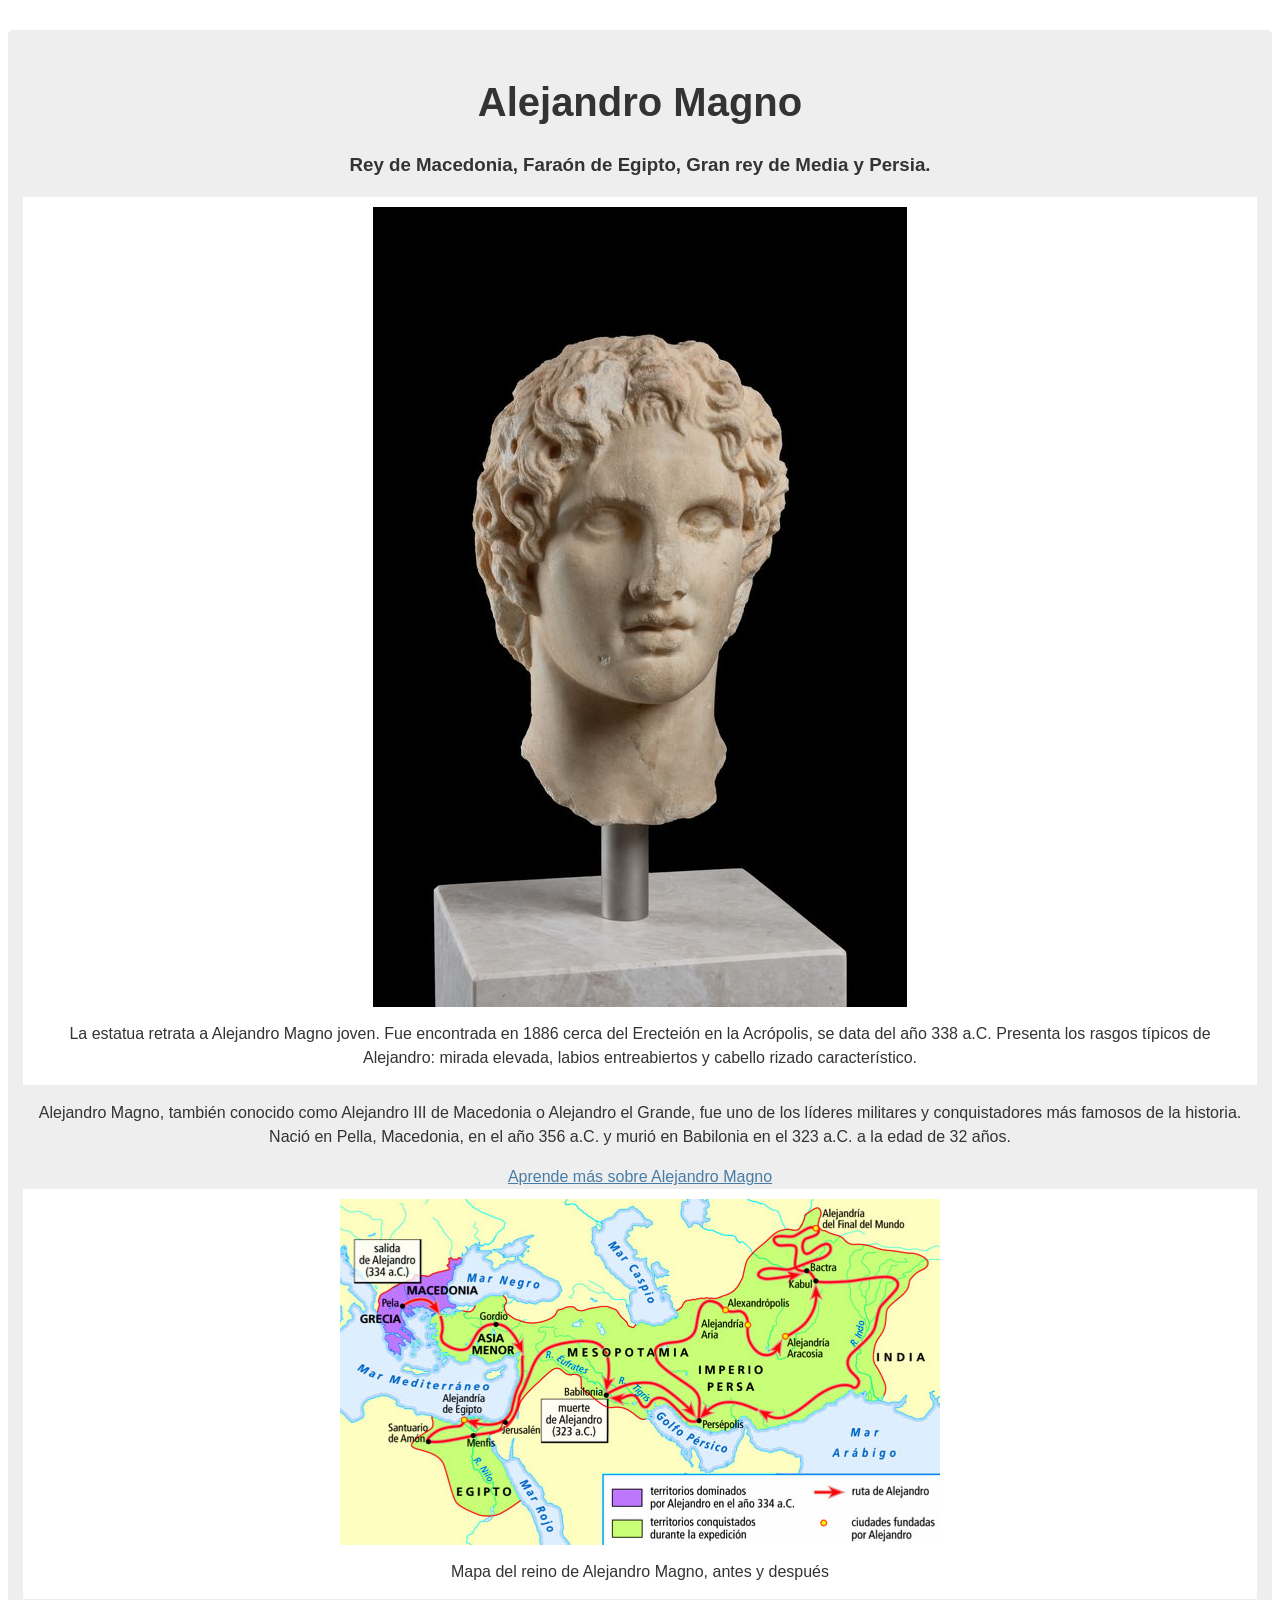
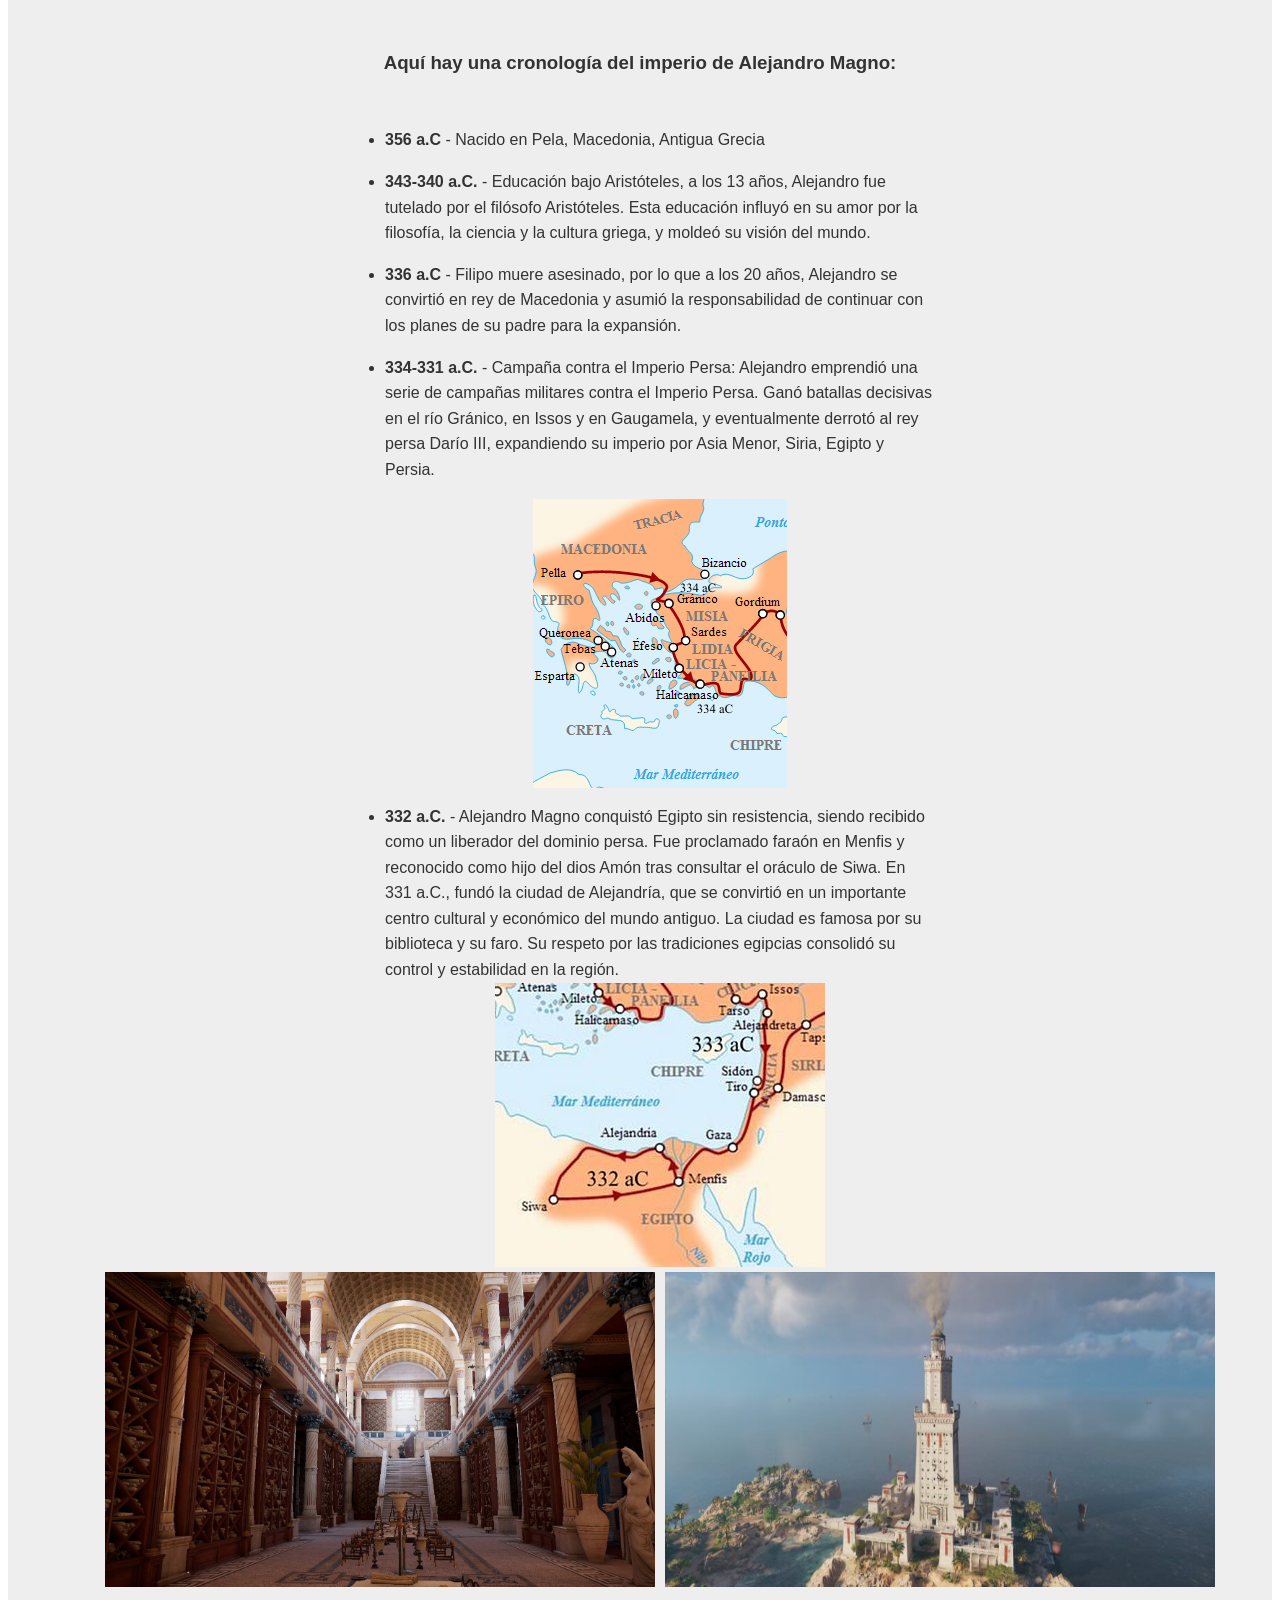
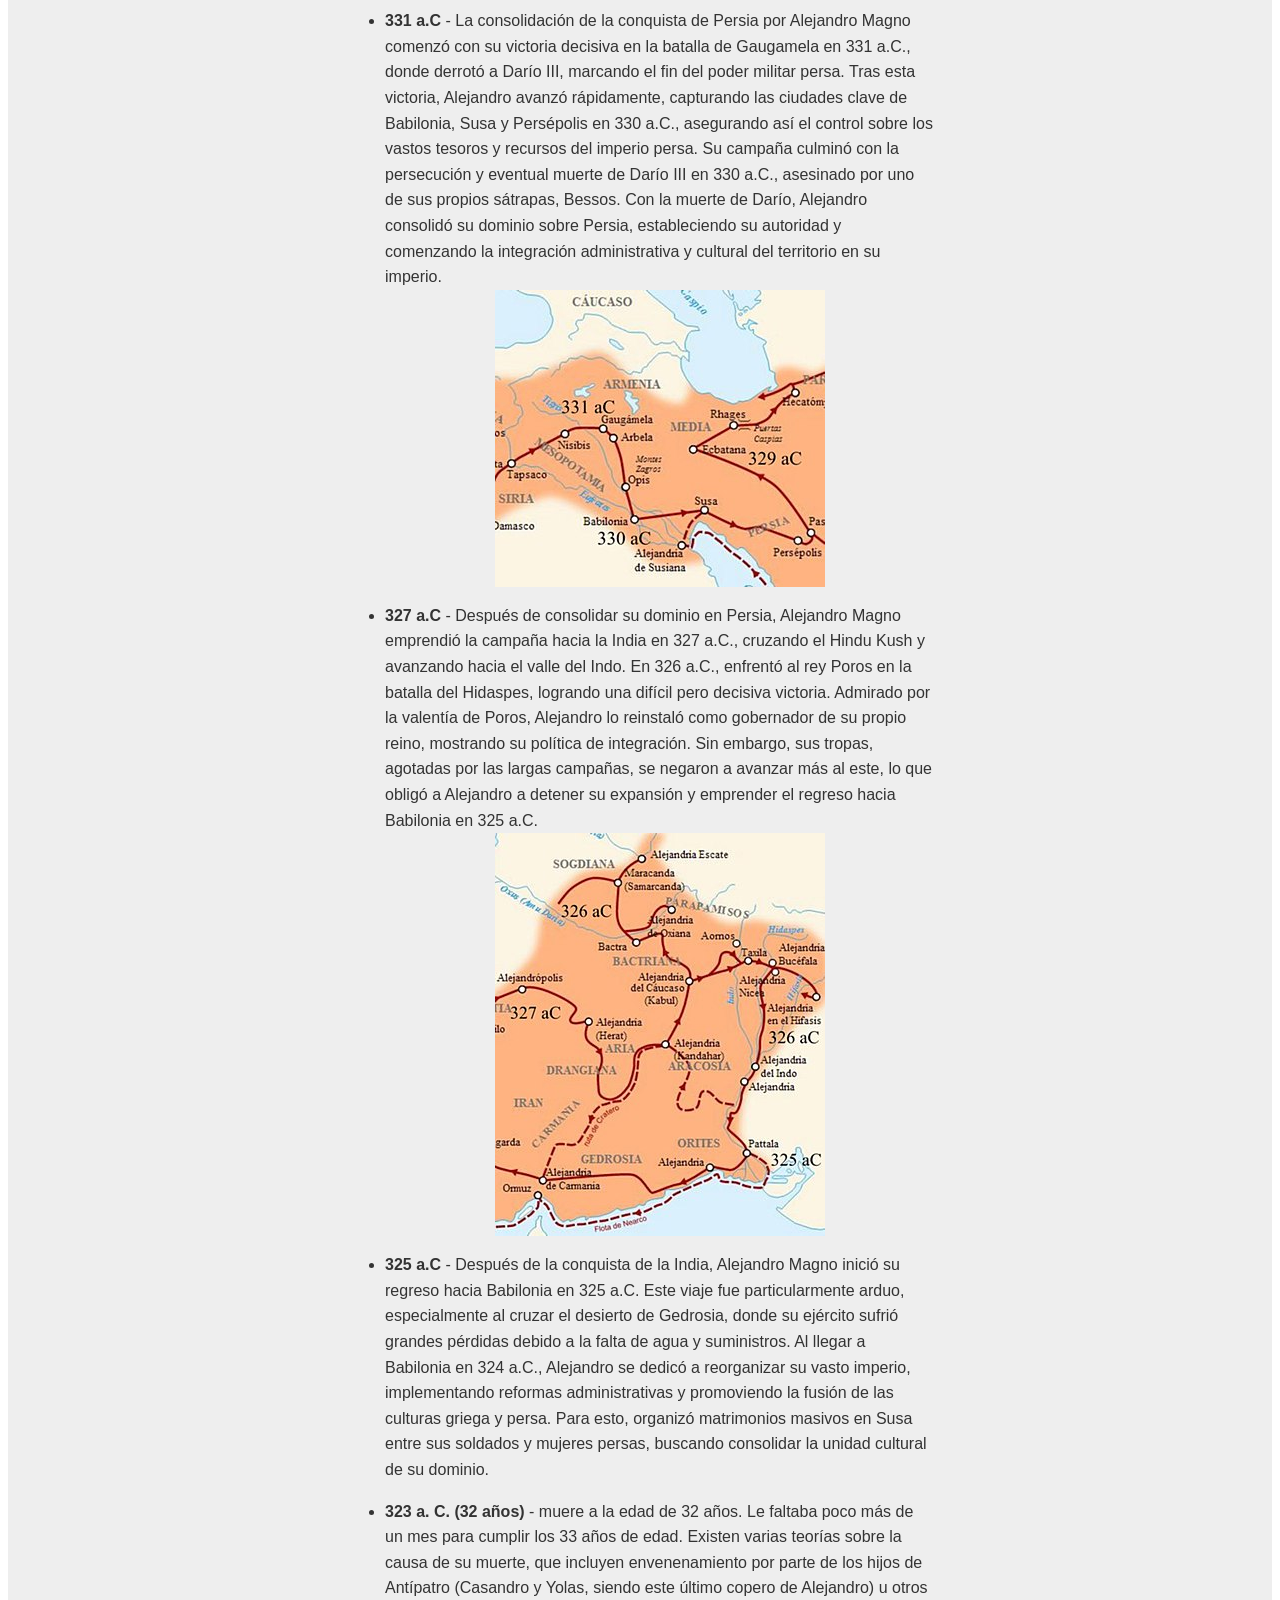
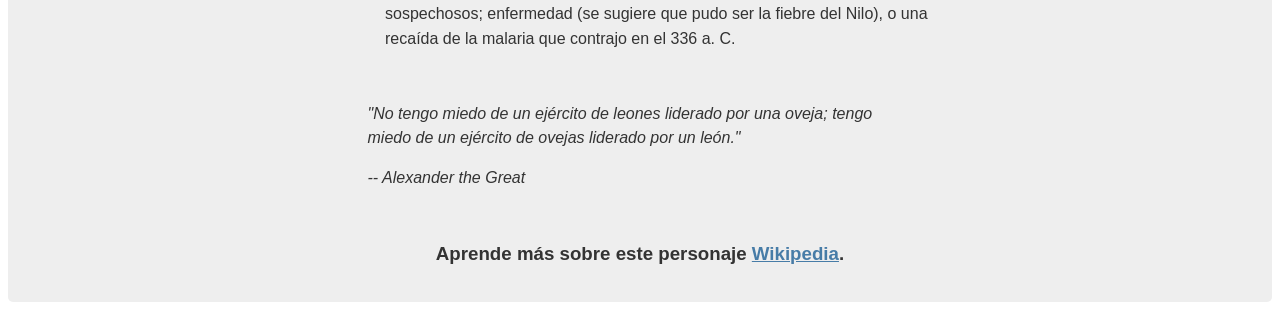
<file: alejandro_magno/index.html>
<!DOCTYPE html>
<html lang="es">
<head>
    <meta charset="UTF-8">
    <meta name="viewport" content="width=device-width, initial-scale=1.0">
    <title>Alejandro Magno</title>
    <link rel="stylesheet" href="styles.css">
</head>
<body>
    <main id="main">
        <h1>Alejandro Magno</h1>
        <h3>Rey de Macedonia, Faraón de Egipto, Gran rey de Media y Persia.</h3>
        <figure id="img-div">
            <img id="image" src="Image/busto.jpg" alt="Alejandro Magno">
            <figcaption id="img-caption">La estatua retrata a Alejandro Magno joven. Fue encontrada en 1886 cerca del Erecteión en la Acrópolis, se data del año 338 a.C. Presenta los rasgos típicos de Alejandro: mirada elevada, labios entreabiertos y cabello rizado característico.</figcaption>
        </figure>
        <div id="tribute-info">
            <p>Alejandro Magno, también conocido como Alejandro III de Macedonia o Alejandro el Grande, fue uno de los líderes militares y conquistadores más famosos de la historia. Nació en Pella, Macedonia, en el año 356 a.C. y murió en Babilonia en el 323 a.C. a la edad de 32 años.</p>
            <a id="tribute-link" href="https://en.wikipedia.org/wiki/Alexander_the_Great" target="_blank">Aprende más sobre Alejandro Magno</a>

        </div>
        <figure id="img-div">
            <img id="image" src="Image/mapa-alejandro-magno.jpg" alt="Alejandro Magno">
            <figcaption id="img-caption">Mapa del reino de Alejandro Magno, antes y después</figcaption>
        </figure>

        

        <section id="Alejandro Magno">
            <h3 id="headline">Aquí hay una cronología del imperio de Alejandro Magno:</h3>
            <ul>
              <li><strong>356 a.C</strong> - Nacido en Pela, Macedonia, Antigua Grecia</li>
              <li>
                <strong>343-340 a.C.</strong> - Educación bajo Aristóteles, a los 13 años, Alejandro fue tutelado por el filósofo Aristóteles. Esta educación influyó en su amor por la filosofía, la ciencia y la cultura griega, y moldeó su visión del mundo.
              </li>
              <li>
                <strong>336 a.C</strong> - Filipo muere asesinado, por lo que a los 20 años, Alejandro
                se convirtió en rey de Macedonia y asumió la responsabilidad de continuar con los planes de su padre para la expansión.
               </li>
              <li>
                <strong>334-331 a.C.</strong> - Campaña contra el Imperio Persa: Alejandro emprendió una serie de campañas militares contra el Imperio Persa. Ganó batallas decisivas en el río Gránico, en Issos y en Gaugamela, y eventualmente derrotó al rey persa Darío III, expandiendo su imperio por Asia Menor, Siria, Egipto y Persia.
              </li>
              
              <img id="image" src="Image/Alejandro_Magno_campaign_1_battles_of_Alexander_The_Great.png" alt="Alejandro Magno">
              
              <li>
                <strong>332 a.C.</strong> - Alejandro Magno conquistó Egipto sin resistencia, siendo recibido como un liberador del dominio persa. Fue proclamado faraón en Menfis y reconocido como hijo del dios Amón tras consultar el oráculo de Siwa. En 331 a.C., fundó la ciudad de Alejandría, que se convirtió en un importante centro cultural y económico del mundo antiguo. La ciudad es famosa por su biblioteca y su faro. Su respeto por las tradiciones egipcias consolidó su control y estabilidad en la región. 
                <img id="image" src="Image/Alejandro_Magno_campaign_2_battles_of_Alexander_The_Great.jpg" alt="Alejandro Magno">
                <div class="image-container">
                    <img class="image" src="Image/libreria_alejandria.jpg" alt="Biblioteca de Alejandría">
                    <img class="image" src="Image/faro_alejandria.jpg" alt="Faro de Alejandría">
                </div>
            </li>
              <li>
                <strong>331 a.C</strong> - La consolidación de la conquista de Persia por Alejandro Magno comenzó con su victoria decisiva en la batalla de Gaugamela en 331 a.C., donde derrotó a Darío III, marcando el fin del poder militar persa. Tras esta victoria, Alejandro avanzó rápidamente, capturando las ciudades clave de Babilonia, Susa y Persépolis en 330 a.C., asegurando así el control sobre los vastos tesoros y recursos del imperio persa. Su campaña culminó con la persecución y eventual muerte de Darío III en 330 a.C., asesinado por uno de sus propios sátrapas, Bessos. Con la muerte de Darío, Alejandro consolidó su dominio sobre Persia, estableciendo su autoridad y comenzando la integración administrativa y cultural del territorio en su imperio.
                <img id="image" src="Image/330px-Alejandro_Magno_campaign_3_battles_of_Alexander_The_Great.jpg" alt="Alejandro Magno">
                
            </li>


              <li>
                <strong>327 a.C</strong> - Después de consolidar su dominio en Persia, Alejandro Magno emprendió la campaña hacia la India en 327 a.C., cruzando el Hindu Kush y avanzando hacia el valle del Indo. En 326 a.C., enfrentó al rey Poros en la batalla del Hidaspes, logrando una difícil pero decisiva victoria. Admirado por la valentía de Poros, Alejandro lo reinstaló como gobernador de su propio reino, mostrando su política de integración. Sin embargo, sus tropas, agotadas por las largas campañas, se negaron a avanzar más al este, lo que obligó a Alejandro a detener su expansión y emprender el regreso hacia Babilonia en 325 a.C.
                <img id="image" src="Image/330px-Alejandro_Magno_campaign_4_battles_of_Alexander_The_Great.jpg" alt="Alejandro Magno">
                
            </li>
              <li>
                <strong>325 a.C</strong> - 
                Después de la conquista de la India, Alejandro Magno inició su regreso hacia Babilonia en 325 a.C. Este viaje fue particularmente arduo, especialmente al cruzar el desierto de Gedrosia, donde su ejército sufrió grandes pérdidas debido a la falta de agua y suministros. Al llegar a Babilonia en 324 a.C., Alejandro se dedicó a reorganizar su vasto imperio, implementando reformas administrativas y promoviendo la fusión de las culturas griega y persa. Para esto, organizó matrimonios masivos en Susa entre sus soldados y mujeres persas, buscando consolidar la unidad cultural de su dominio.
              </li>
              <li><strong>323 a. C. (32 años)</strong> - muere a la edad de 32 años.
                Le faltaba poco más de un mes para cumplir los 33 años de edad. Existen varias teorías sobre la causa de su muerte, que incluyen envenenamiento por parte de los hijos de Antípatro (Casandro y Yolas, siendo este último copero de Alejandro) u otros sospechosos; enfermedad (se sugiere que pudo ser la fiebre del Nilo), o una recaída de la malaria que contrajo en el 336 a. C.
              </li>              
            </ul>
            <blockquote>
              <p>
                "No tengo miedo de un ejército de leones liderado por una oveja; tengo miedo de un ejército de ovejas liderado por un león."
              </p>
              <cite>-- Alexander the Great</cite>
            </blockquote>
            <h3>
                Aprende más sobre este personaje
              <a id="tribute-link" href="https://en.wikipedia.org/wiki/Alexander_the_Great" target="_blank">Wikipedia</a>.
            </h3>
          </section>    
    </main>
</body>
</html>
</file>
<file: alejandro_magno/styles.css>
html {
    /* Setting a base font size of 10px give us easier rem calculations
         Info: 1rem === 10px, 1.5rem === 15px, 2rem === 20px and so forth
       */
    font-size: 10px;
  }
  
  body {
    /* Native font stack https://getbootstrap.com/docs/4.2/content/reboot/#native-font-stack */
    font-family: -apple-system, BlinkMacSystemFont, 'Segoe UI', 'Roboto',
      'Helvetica Neue', Arial, sans-serif;
    font-size: 1.6rem;
    line-height: 1.5;
    text-align: center;
    color: #333;
    margin: 0;
  }
  
  h1 {
    font-size: 4rem;
    margin-bottom: 0;
  }
  
  @media (max-width: 460px) {
    h1 {
      font-size: 3.5rem;
      line-height: 1.2;
    }
  }
  
  h2 {
    font-size: 3.25rem;
  }
  
  a {
    color: #477ca7;
  }
  
  a:visited {
    color: #74638f;
  }
  
  #main {
    margin: 30px 8px;
    padding: 15px;
    border-radius: 5px;
    background: #eee;
  }
  
  @media (max-width: 460px) {
    #main {
      margin: 0;
    }
  }
  
  img {
    max-width: 100%;
    display: block;
    height: auto;
    margin: 0 auto;
  }

  .image-container {
    display: flex;
    justify-content: center;
}

.image-container .image {
    margin: 5px;
    max-width: 100%;
    height: auto;
}

  
  #img-div {
    background: white;
    padding: 10px;
    margin: 0;
  }
  
  #img-caption {
    margin: 15px 0 5px 0;
  }
  
  @media (max-width: 460px) {
    #img-caption {
      font-size: 1.4rem;
    }
  }
  
  #headline {
    margin: 50px 0;
    text-align: center;
  }
  
  ul {
    max-width: 550px;
    margin: 0 auto 50px auto;
    text-align: left;
    line-height: 1.6;
  }
  
  li {
    margin: 16px 0;
  }
  
  blockquote {
    font-style: italic;
    max-width: 545px;
    margin: 0 auto 50px auto;
    text-align: left;
  }
</file>
